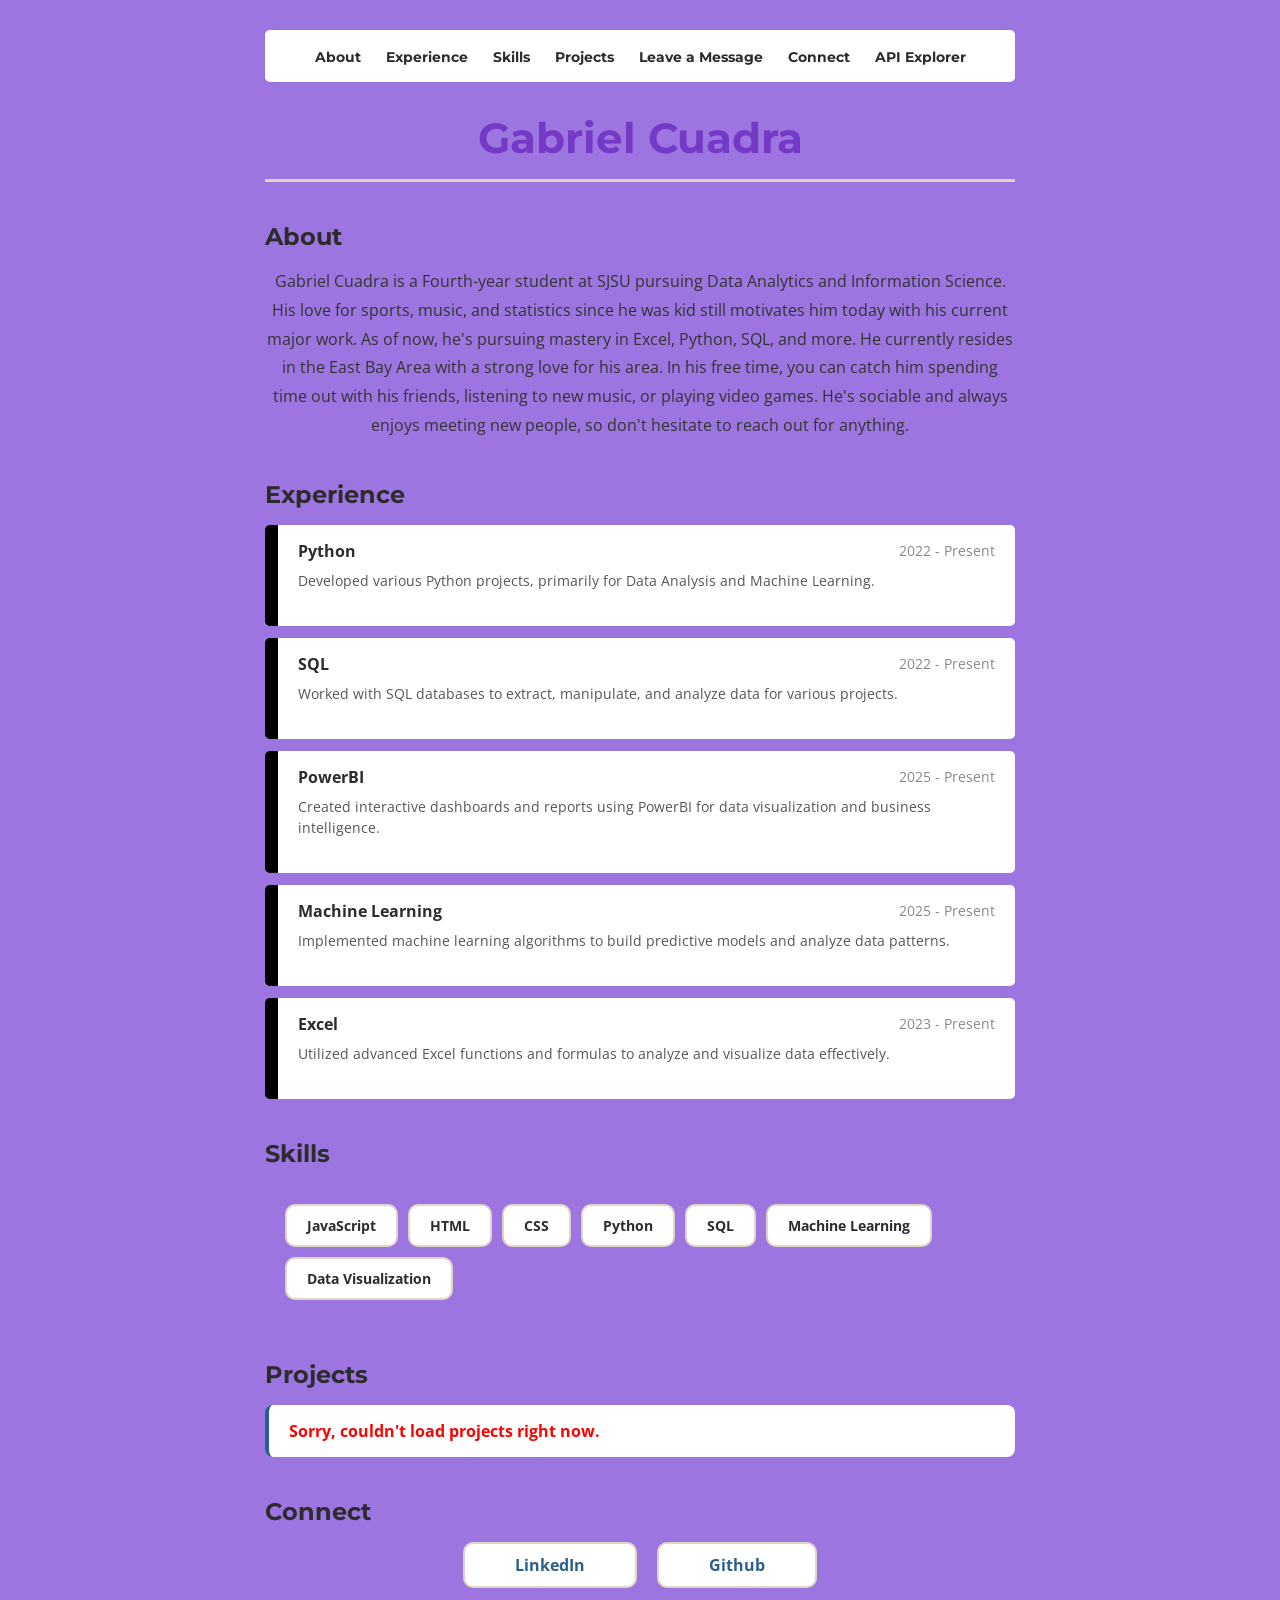
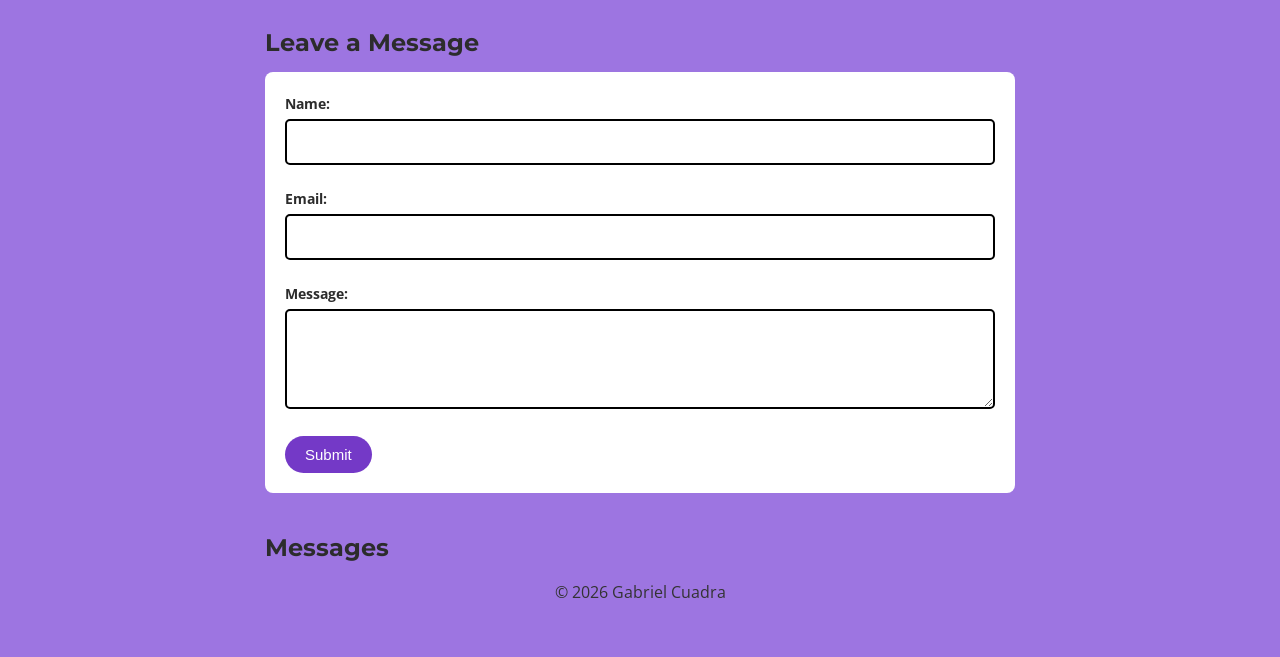
<file: index.html>
<!DOCTYPE html>
<html lang="en">
 <head>
    <title>Gabriel Cuadra's Portfolio</title>
    <meta charset="UTF-8">
    <meta http-equiv="X-UA-Compatible" content="IE=edge">
    <meta name="viewport" content="width=device-width, initial-scale=1.0"> 
    <link href = "css/index.css" rel ="stylesheet">
 </head>
<body>
    <nav>
        <ul>
            <li><a href="#about">About</a></li>
            <li><a href="#experience">Experience</a></li>
            <li><a href="#skills">Skills</a></li>
            <li><a href="#projects">Projects</a></li>
            <li><a href="#leave-message">Leave a Message</a></li>
            <li><a href="#connect">Connect</a></li>
            <li><a href="openapi.html">API Explorer</a></li>
        </ul>
    </nav>

    <h1> Gabriel Cuadra</h1>
    <h2 id="about">About</h2>
    <p>Gabriel Cuadra is a Fourth-year student at SJSU pursuing Data Analytics and Information Science. His love for sports, music, and statistics since he was kid still motivates him today with his current major work. As of now, he's pursuing mastery in Excel, Python, SQL, and more. He currently resides in the East Bay Area with a strong love for his area. In his free time, you can catch him spending time out with his friends, listening to new music, or playing video games. He's sociable and always enjoys meeting new people, so don't hesitate to reach out for anything.</p>
    <h2 id="experience">Experience</h2>
    <ul>
        <li>
            <span class = "experience-title">Python</span>
            <span class = "experience-date">2022 - Present</span>
            <p class="experience-description">Developed various Python projects, primarily for Data Analysis and Machine Learning.</p>
        </li>
        <li>
            <span class = "experience-title">SQL</span>
            <span class = "experience-date">2022 - Present</span>
            <p class="experience-description">Worked with SQL databases to extract, manipulate, and analyze data for various projects.</p>
        </li>
        <li>
            <span class = "experience-title">PowerBI</span>
            <span class = "experience-date">2025 - Present</span>
            <p class="experience-description">Created interactive dashboards and reports using PowerBI for data visualization and business intelligence.</p>
        </li>
        <li>
            <span class = "experience-title">Machine Learning</span>
            <span class = "experience-date">2025 - Present</span>
            <p class="experience-description">Implemented machine learning algorithms to build predictive models and analyze data patterns.</p>
        </li>
        <li>
            <span class = "experience-title">Excel</span>
            <span class = "experience-date">2023 - Present</span>
            <p class="experience-description">Utilized advanced Excel functions and formulas to analyze and visualize data effectively.</p>
        </li>
    </ul>
    <section id="skills">
        <h2>Skills</h2>
        <ul>

        </ul>
    </section>

    <section id="projects">
        <h2>Projects</h2>
        <ul>

        </ul>
    </section>
    <h2 id="connect">Connect</h2>
    <ul>
        <li><a href="https://www.linkedin.com/in/gabrielcuadra8"> LinkedIn</a></li>
        <li><a href="https://github.com/gabecdra"> Github</a></li>
    </ul>
    <section id="leave-message"> 
       <h2> Leave a Message</h2> 
       <form name ="leave_message">
            <label for="usersName">Name:</label><br>
            <input type="text" id="usersName" name="usersName" required><br><br>

            <label for="usersEmail">Email:</label><br>
            <input type="email" id="usersEmail" name="usersEmail" required><br><br>

            <label for="usersMessage">Message:</label><br>
            <textarea name="usersMessage" id="usersMessage" required></textarea><br><br>

            <button type="submit" class ="submit-btn">Submit</button>
       </form>
    </section>

    <section id = "messages">
        <h2>Messages</h2>
        <ul id="message-list"></ul>
    </section>

    <script src="js/index.js"></script>

    
</body>
</html>
</file>
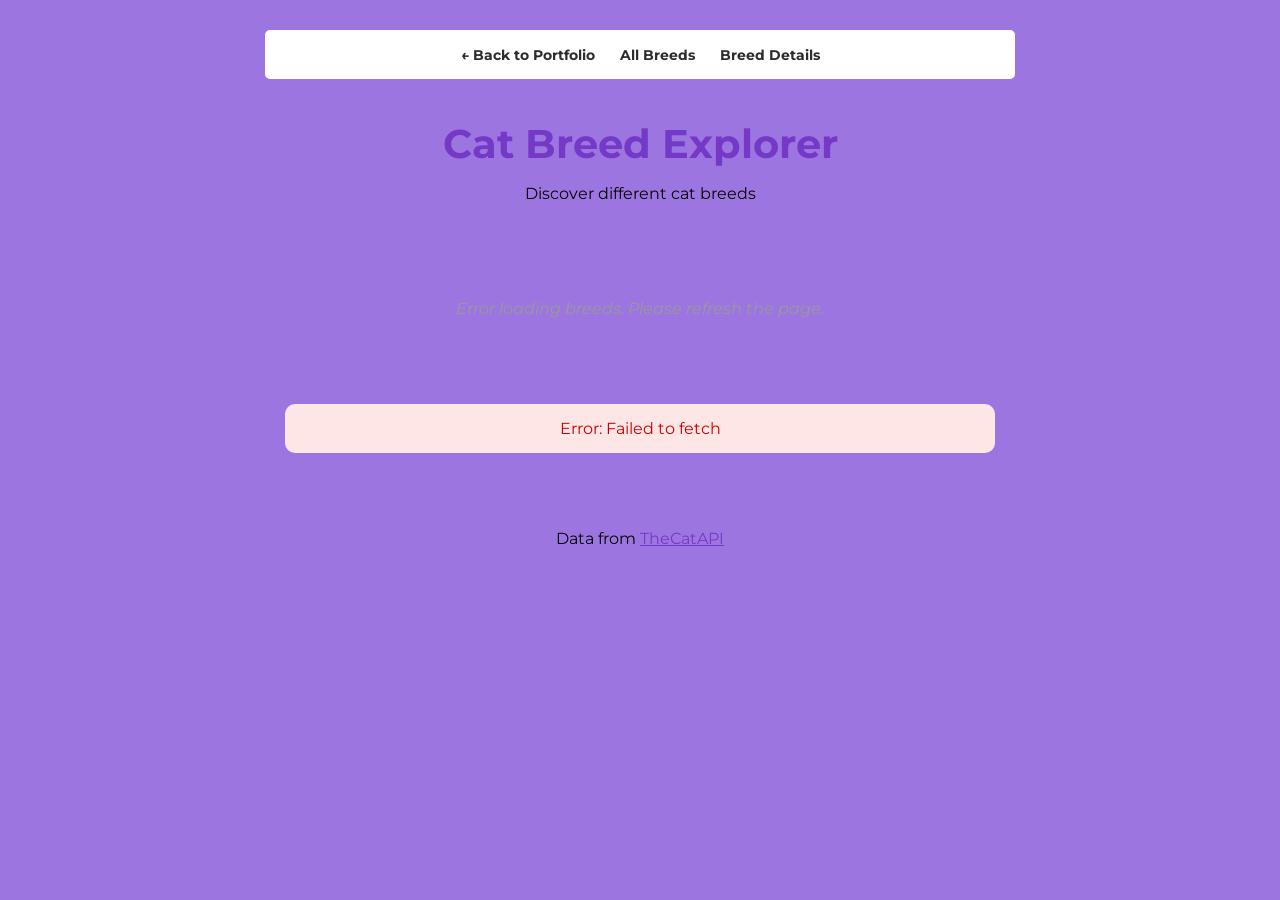
<file: openapi.html>
<!DOCTYPE html>
<html lang="en">
<head>
    <meta charset="UTF-8">
    <meta name="viewport" content="width=device-width, initial-scale=1.0">
    <title>Cat Breed Explorer</title>
    <link rel="stylesheet" href="css/openapi.css">
</head>
<body>
    <nav>
        <ul>
            <li><a href="index.html">← Back to Portfolio</a></li>
            <li><a href="#" id="breeds-link" class="active">All Breeds</a></li>
            <li><a href="#" id="details-link">Breed Details</a></li>
        </ul>
    </nav>

    <main>
        <h1> Cat Breed Explorer</h1>
        <p class="subtitle">Discover different cat breeds</p>
        <div id="breeds-section" class="active-section">
            <div id="breeds-grid" class="breeds-grid">
                <p class="loading">Loading cat breeds...</p>
            </div>
        </div>

        <div id="details-section" class="hidden-section">
            <div id="breed-detail" class="breed-detail">
                <p class="loading">Select a breed to see details</p>
            </div>
        </div>

        <div id="error-message" class="error hidden"></div>
    </main>

    <footer>
        <p>Data from <a href="https://thecatapi.com/" target="_blank">TheCatAPI</a></p>
    </footer>

    <script src="js/openapi.js"></script>
</body>
</html>
</file>
<file: css/index.css>
/* ------ Google Font import -------*/


@import url('https://fonts.googleapis.com/css2?family=Montserrat:wght@400;700&family=Open+Sans&display=swap');


/*Fixing the scroll margin for the Navigation buttons*/
h2 {
    scroll-margin-top: 100px;    
}

#skills,
#projects {
    scroll-margin-top: 140px;
}
/* -----Body Design-----*/
body {
    background-color: #9d75e1;         
    color: #333333;                      
    font-family: 'Open Sans';
    padding: 30px;
    margin: 0 auto;
    max-width: 750px;
}

/* -----Navigation------ */

nav {
    background-color: #ffffff;
    padding: 15px 20px;
    border-radius: 5px;
    margin-bottom: 30px;
    position: sticky;
    top: 10px;
}
nav ul {
    list-style: none;
    padding: 0;
    margin: 0;
    display: flex;
    justify-content: center;
    gap: 25px;
    flex-wrap: wrap;
}
nav a {
    color: #2c2c2c;
    text-decoration: none;
    font-weight: bold;
    font-family: 'Montserrat', Arial, sans-serif;
    font-size: 14px;
}

nav a:hover {
    color: #7439c7;
}


/*Heading Design*/


h1 {
    font-family: 'Montserrat';
    font-size: 42px;
    font-weight: 700;
    color: #7439c7;                     
    text-align: center;
    margin-bottom: 30px;
    padding-bottom: 15px;
    border-bottom: 3px solid #e0d5c5;
}
h2 {
    font-family: 'Montserrat';
    font-size: 24px;
    font-weight: 700;
    color: #2c2c2c;
    margin-top: 40px;                   
    margin-bottom: 15px;
}

/*About Section*/

p {
    text-align: center;
    line-height: 1.8;
    margin-bottom: 20px;
}


/*----Experience Section----*/

#experience + ul {
    list-style: none;
    padding: 0;
}

#experience + ul li {
    background-color: #ffffff;
    padding: 15px 20px;
    margin-bottom: 12px;
    border-radius: 5px;
    border-left: 13px solid #000000;

    display: flex;
    flex-wrap: wrap;
    justify-content: space-between;
    align-items: center;
}

.experience-title {
    font-weight: bold;
    font-size: 16px;
    color: #2c2c2c;
}

.experience-date {
    color: #888888;
    font-size: 14px;
}

.experience-description {
    width: 100%;                
    margin-top: 8px;
    text-align: left;
    font-size: 14px;
    color: #555555;
    line-height: 1.5;
}


/*Connect Section*/

#connect + ul {
    list-style: none;
    padding: 0;
    display: flex;
    justify-content: center;
    gap: 20px;
    flex-wrap: wrap;
}

#connect + ul a {
    display: inline-block;
    padding: 10px 50px;
    background-color: #ffffff;
    color: #2c5f8a;
    text-decoration: none;
    font-weight: bold;
    border-radius: 10px;
    border: 2px solid #e0d5c5;
}

#connect + ul a:hover {
    background-color: #6429a3;
    color: #ffffff;
    border-color: #2c5f8a;
    text-decoration: underline;
}


/*SkillsSection*/

#skills ul {
    list-style: none;
    padding: 20px;
    display: flex;
    flex-wrap: wrap;
    gap: 10px;
}

#skills ul li {
    background-color: #ffffff;
    padding: 10px 20px;
    border-radius: 10px;
    border: 2px solid #e0d5c5;
    font-weight: bold;
    font-size: 14px;
    color: #2c2c2c;
}
/*MessageForm*/
#leave-message form {
    background-color: #ffffff;
    padding: 20px;
    border-radius: 8px;
    margin-top: 10px;
}

#leave-message label {
    font-weight: bold;
    font-size: 14px;
    color: #2c2c2c;
}

#leave-message input,
#leave-message textarea {
    width: 100%;
    padding: 10px;
    margin-top: 5px;
    border: 2px solid #000000;
    border-radius: 5px;
    font-family: 'Open Sans', Arial, sans-serif;
    font-size: 16px;
    box-sizing: border-box;
}

#leave-message textarea {
    min-height: 100px;
    resize: vertical;
}

#leave-message button[type="submit"] {
    background-color: #7439c7;
    color: #ffffff;
    padding: 10px 20px;
    border: none;
    border-radius: 25px;
    font-size: 15px;
    cursor: pointer;
}

#leave-message button[type="submit"]:hover {
    background-color: #7439c7a3;
}

/* MessageListItem */
#messages ul {
    list-style: none;
    padding: 0;
}

#messages ul li {
    background-color: #ffffff;
    padding: 15px 20px;
    margin-bottom: 10px;
    border-radius: 20px;
    border-left: 4px solid #161211;
    display: flex;
    flex-wrap: wrap;
    align-items: center;
    gap: 10px;
}

#messages ul li a {
    color: #2c5f8a;
    font-weight: bold;
    text-decoration: none;
}

#messages ul li a:hover {
    color: #7439c7;
    text-decoration: underline;
}

#messages ul li span {
    color: #555555;
}

#messages ul li button {
    background-color: #7439c7;
    color: #ffffff;
    border: none;
    padding: 5px 12px;
    border-radius: 15px;
    font-size: 12px;
    cursor: pointer;
    margin-left: auto;
}

#messages ul li button:hover {
    background-color: #7439c7a3;
}

/* PROJECTS SECTION*/

#projects ul {
    list-style: none;
    padding: 0;

    display: flex;
    flex-wrap: wrap;
    gap: 10px;
}

#projects ul li {
    background-color: #ffffff;
    padding: 15px 20px;
    border-radius: 8px;
    border-left: 4px solid #2c5f8a;
    font-weight: bold;
    color: #2c2c2c;

    flex: 1 1 200px;
}
</file>
<file: css/openapi.css>
@import url('https://fonts.googleapis.com/css2?family=Montserrat:wght@400;700&family=Open+Sans&display=swap');


h2 {
    scroll-margin-top: 100px;    
}
body {
    font-family: 'Montserrat', Arial, sans-serif;
    background: #9d75e1;
    max-width: 750px;
    margin: 0 auto;
    padding: 30px;
}

/* Navigation */
nav {
    background-color: #ffffff;
    padding: 15px 20px;
    border-radius: 5px;
    margin-bottom: 30px;
    top: 10px;
}
nav ul {
    list-style: none;
    padding: 0;
    margin: 0;
    display: flex;
    justify-content: center;
    gap: 25px;
    flex-wrap: wrap;
}
nav a {
    color: #2c2c2c;
    text-decoration: none;
    font-weight: bold;
    font-family: 'Montserrat', Arial, sans-serif;
    font-size: 14px;
}

nav a:hover {
    color: #7439c7;
}


/* Main Content */
main {
    max-width: 900px;
    margin: 40px auto;
    padding: 0 20px;
    text-align: center;
}

h1 {
    font-size: 2.5em;
    color: #7439c7;
    margin-bottom: 10px;
}

.subtitle {
    color: #000000;
    margin-bottom: 30px;
}

/* Sections */
.active-section {
    display: block;
}

.hidden-section {
    display: none;
}

/* Breeds Grid */
.breeds-grid {
    display: grid;
    grid-template-columns: repeat(auto-fill, minmax(200px, 1fr));
    gap: 20px;
}

.breed-card {
    background: white;
    border-radius: 15px;
    overflow: hidden;
    cursor: pointer;
    transition: transform 0.3s;
}

.breed-card:hover {
    transform: translateY(-5px);
}

.breed-card img {
    width: 100%;
    height: 180px;
    object-fit: cover;
}

.breed-card .breed-name {
    padding: 15px;
    font-weight: bold;
    color: #000000;
}

/* Breed Detail */
.breed-detail {
    background: white;
    border-radius: 15px;
    padding: 30px;
    max-width: 500px;
    margin: 0 auto;
}

.breed-detail img {
    width: 100%;
    max-height: 300px;
    object-fit: cover;
    border-radius: 10px;
    margin-bottom: 20px;
}

.breed-detail h2 {
    color: #000000;
    margin-bottom: 20px;
    font-size: 2em;
}

.detail-item {
    padding: 12px;
    background: #fff5e6;
    border-radius: 8px;
    margin-bottom: 10px;
    text-align: left;
}

.detail-label {
    font-size: 0.9em;
    font-weight: bold;
    color: #000000;
}

.detail-value {
    font-size: 1em;
    color: #666;
    font-weight: bold;
}

/* Back button in detail view */
.back-btn {
    background: #7439c7;
    color: white;
    border: none;
    padding: 10px 20px;
    border-radius: 20px;
    cursor: pointer;
    margin-bottom: 20px;
    font-size: 16px;
}

.back-btn:hover {
    background: #7439c7;
}

/* Loading & Error */
.loading {
    color: #999;
    font-style: italic;
    grid-column: 1 / -1;
    padding: 50px;
}

.error {
    background: #ffe6e6;
    color: #cc0000;
    padding: 15px;
    border-radius: 10px;
    margin-top: 20px;
}

.hidden {
    display: none;
}

footer {
    text-align: center;
    padding: 20px;
    color: #000000;
    margin-top: 40px;
}

footer a {
    color: #7439c7;
}
</file>
